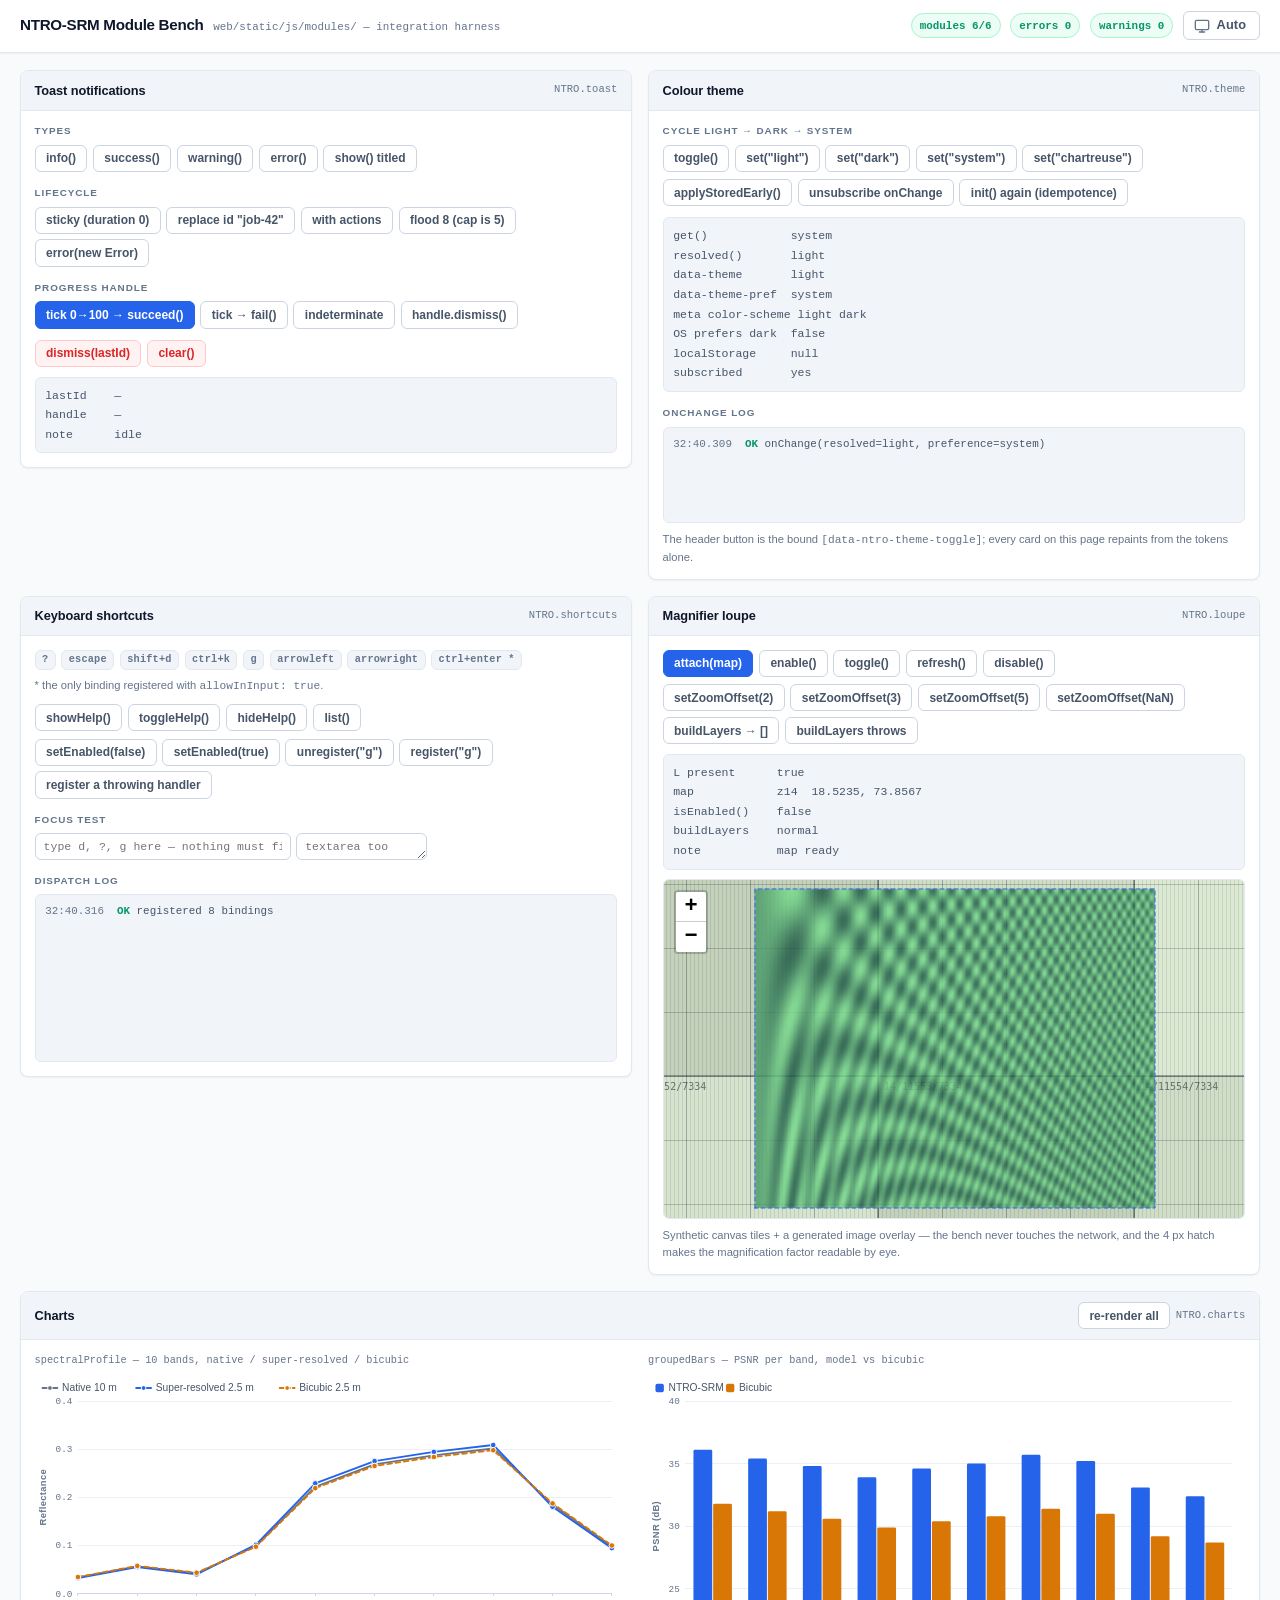
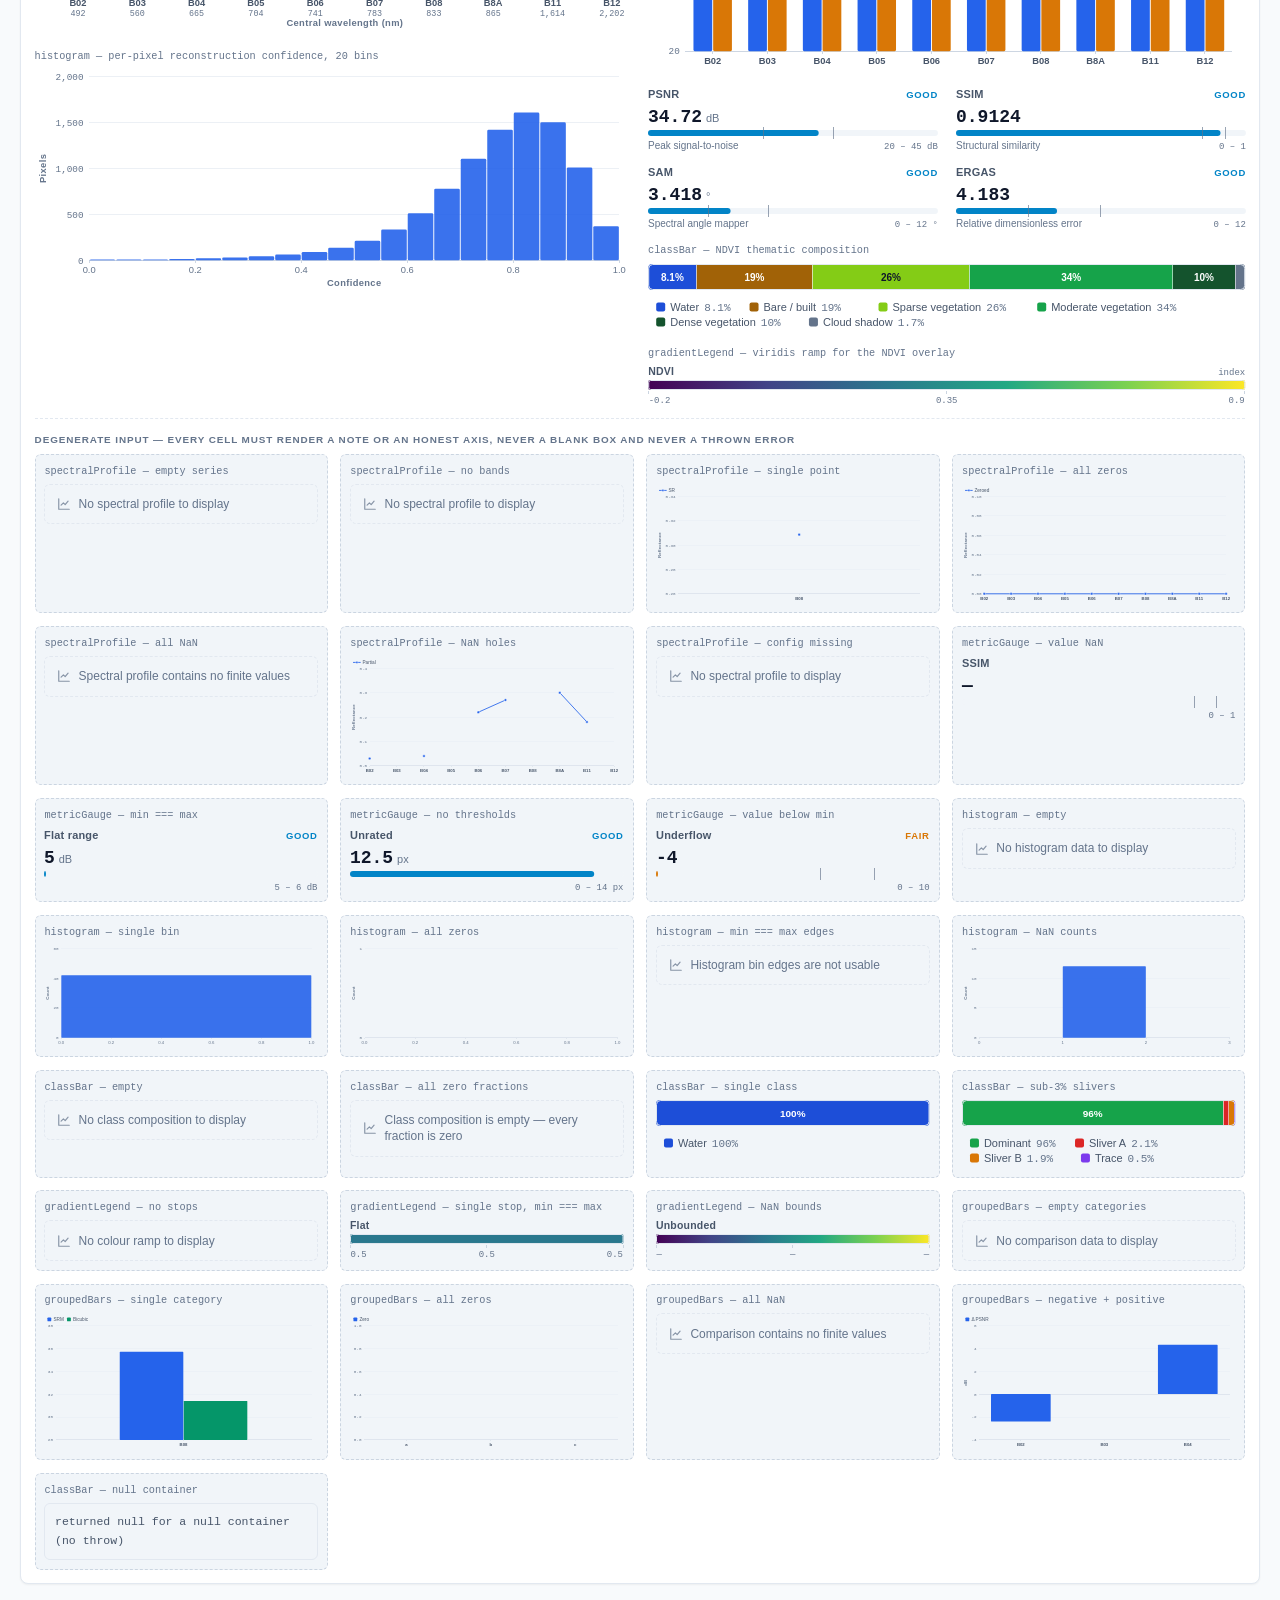
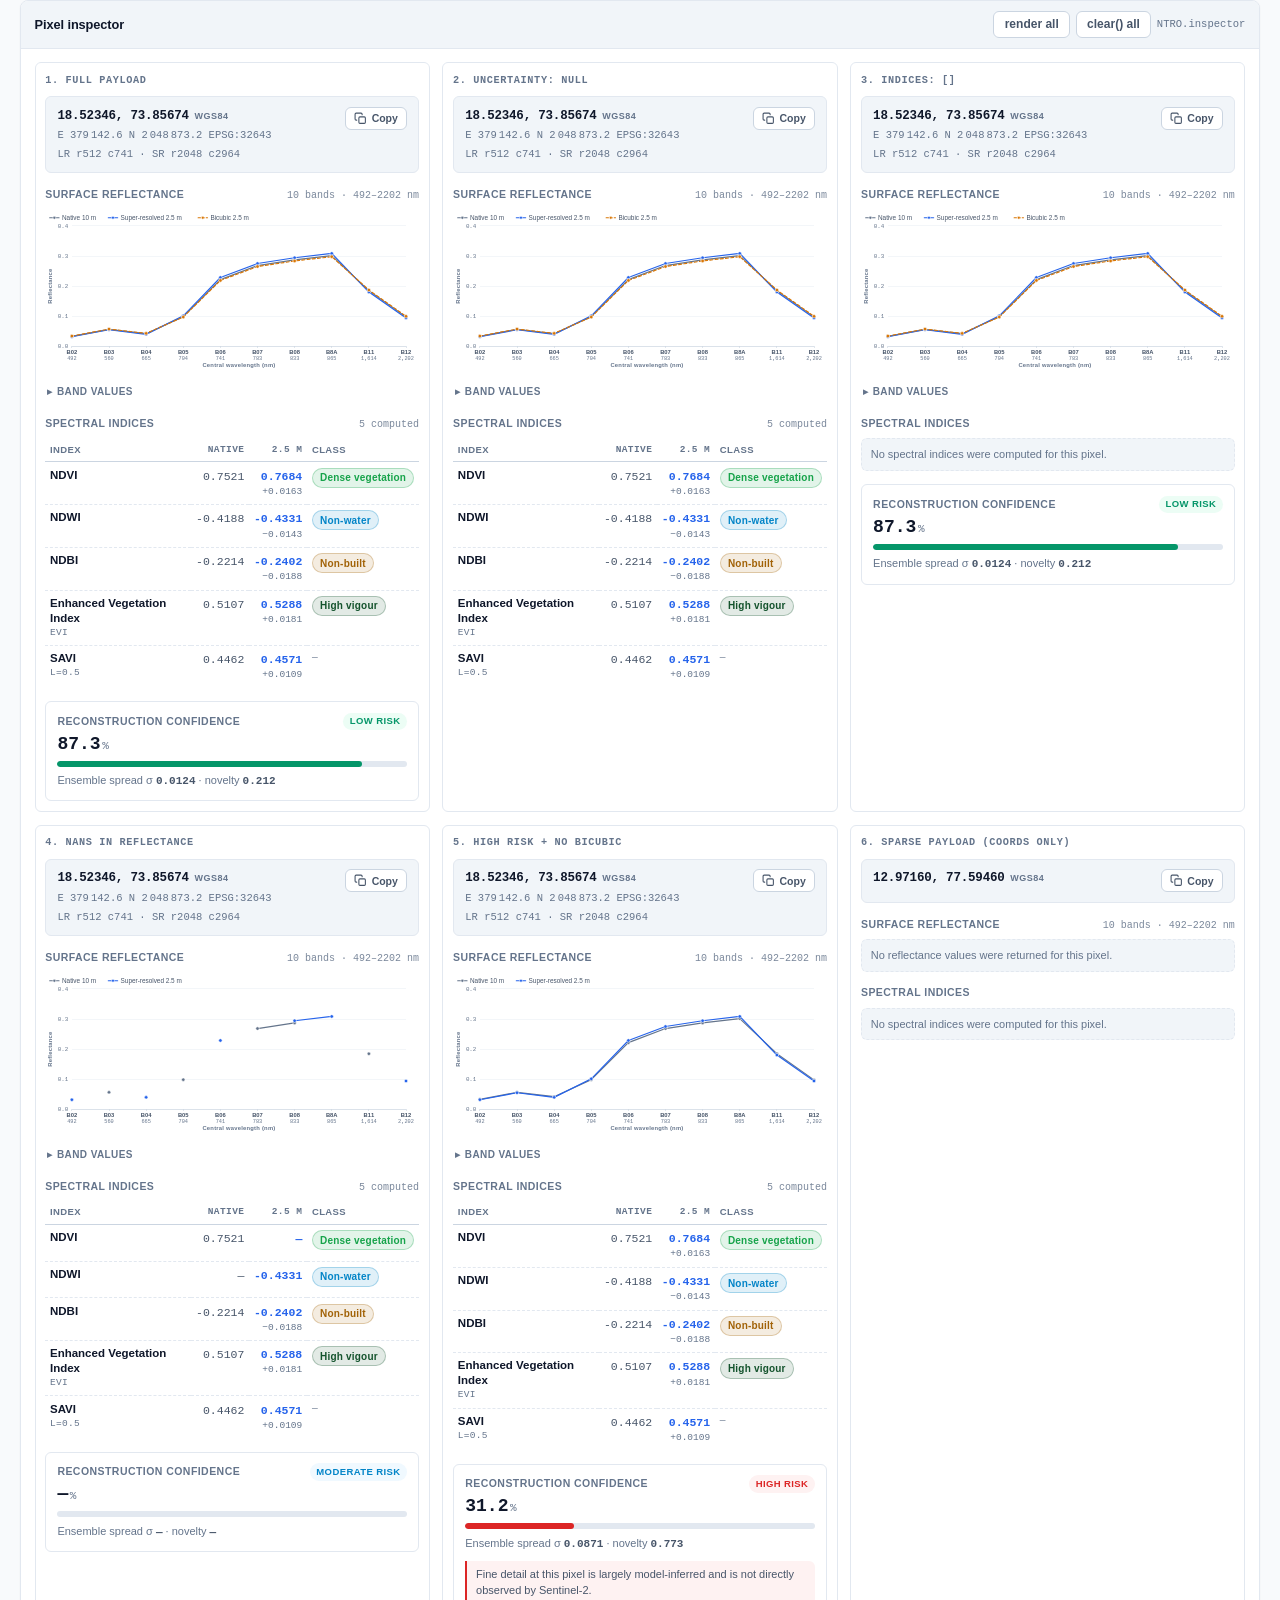
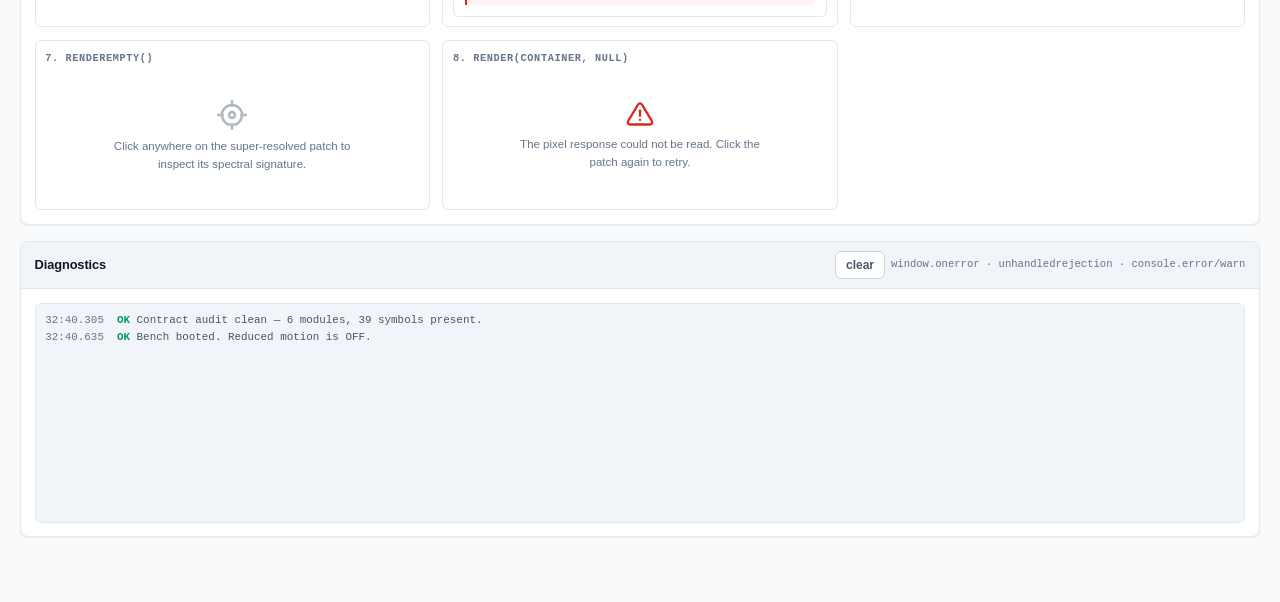
<file: web/static/js/modules/__bench.html>
<!DOCTYPE html>
<html lang="en">
<head>
<meta charset="UTF-8">
<meta name="viewport" content="width=device-width, initial-scale=1.0">
<meta name="color-scheme" content="light dark">
<title>NTRO-SRM — Module Bench</title>

<!-- theme.js first, exactly as index.html does it, so applyStoredEarly() is exercised
     in its real position: before any stylesheet, before first paint. -->
<script src="./theme.js"></script>
<script>try { window.NTRO && NTRO.theme && NTRO.theme.applyStoredEarly(); } catch (e) {}</script>

<link rel="stylesheet" href="../../vendor/leaflet/leaflet.css">

<style>
/* ==========================================================================
   Design tokens — copied verbatim from web/static/css/app.css, plus the
   additions the module contract guarantees the lead will add.
   ========================================================================== */
:root {
    --bg-canvas: #f8fafc;
    --bg-panel: #ffffff;
    --bg-card: #ffffff;
    --bg-subtle: #f1f5f9;
    --bg-hover: #e2e8f0;
    --bg-active: #e0e7ff;

    --border-subtle: #e2e8f0;
    --border-medium: #cbd5e1;
    --border-focus: #3b82f6;

    --text-primary: #0f172a;
    --text-secondary: #475569;
    --text-muted: #64748b;
    --text-inverse: #ffffff;

    --primary-50: #eff6ff;
    --primary-100: #dbeafe;
    --primary-500: #3b82f6;
    --primary-600: #2563eb;
    --primary-700: #1d4ed8;
    --primary-gradient: linear-gradient(135deg, #2563eb 0%, #1d4ed8 50%, #4338ca 100%);

    --accent-emerald: #059669;
    --accent-emerald-bg: #ecfdf5;
    --accent-emerald-border: #a7f3d0;

    --accent-amber: #d97706;
    --accent-amber-bg: #fffbeb;
    --accent-amber-border: #fde68a;

    --accent-blue: #0284c7;
    --accent-blue-bg: #f0f9ff;
    --accent-blue-border: #bae6fd;

    --accent-purple: #7c3aed;
    --accent-purple-bg: #f5f3ff;

    --shadow-sm: 0 1px 2px 0 rgba(0, 0, 0, 0.05);
    --shadow-md: 0 4px 6px -1px rgba(0, 0, 0, 0.08), 0 2px 4px -2px rgba(0, 0, 0, 0.05);
    --shadow-lg: 0 10px 15px -3px rgba(0, 0, 0, 0.08), 0 4px 6px -4px rgba(0, 0, 0, 0.04);
    --shadow-floating: 0 8px 24px -4px rgba(15, 23, 42, 0.12), 0 2px 6px -1px rgba(15, 23, 42, 0.06);

    --radius-sm: 6px;
    --radius-md: 8px;
    --radius-lg: 12px;
    --radius-full: 9999px;

    --font-family: 'Plus Jakarta Sans', -apple-system, BlinkMacSystemFont, "Segoe UI", Roboto, sans-serif;
    --font-mono: 'JetBrains Mono', SFMono-Regular, Menlo, Monaco, Consolas, monospace;

    /* Contract additions (the lead adds these to app.css). */
    --accent-red: #dc2626;
    --accent-red-bg: #fef2f2;
    --accent-red-border: #fecaca;
    --overlay-scrim: rgba(15, 23, 42, .55);
    --z-toast: 9000;
    --z-modal: 9500;
    --z-loupe: 8000;

    /* loupe.js reads these with fallbacks; pinning them keeps the reticle legible
       over a dark basemap in both themes. */
    --loupe-reticle: #ffffff;
    --loupe-reticle-edge: rgba(15, 23, 42, .55);
    --loupe-badge-bg: rgba(15, 23, 42, .62);
}

[data-theme="dark"] {
    --bg-canvas: #0a0f1a;
    --bg-panel: #111827;
    --bg-card: #141d2c;
    --bg-subtle: #1a2432;
    --bg-hover: #243044;
    --bg-active: #1e2a4d;

    --border-subtle: #1f2a3a;
    --border-medium: #334155;
    --border-focus: #60a5fa;

    --text-primary: #e6edf5;
    --text-secondary: #a7b4c6;
    --text-muted: #8494a8;
    --text-inverse: #0a0f1a;

    --primary-50: #16233f;
    --primary-100: #1e3a8a;
    --primary-500: #60a5fa;
    --primary-600: #60a5fa;
    --primary-700: #93c5fd;
    --primary-gradient: linear-gradient(135deg, #1d4ed8 0%, #4338ca 55%, #6d28d9 100%);

    --accent-emerald: #34d399;
    --accent-emerald-bg: #06281f;
    --accent-emerald-border: #0f5f47;

    --accent-amber: #fbbf24;
    --accent-amber-bg: #2b1f06;
    --accent-amber-border: #78500f;

    --accent-blue: #38bdf8;
    --accent-blue-bg: #072634;
    --accent-blue-border: #0e5f85;

    --accent-purple: #a78bfa;
    --accent-purple-bg: #241a45;

    --shadow-sm: 0 1px 2px 0 rgba(0, 0, 0, 0.5);
    --shadow-md: 0 4px 6px -1px rgba(0, 0, 0, 0.55), 0 2px 4px -2px rgba(0, 0, 0, 0.4);
    --shadow-lg: 0 10px 15px -3px rgba(0, 0, 0, 0.6), 0 4px 6px -4px rgba(0, 0, 0, 0.4);
    --shadow-floating: 0 8px 28px -4px rgba(0, 0, 0, 0.7), 0 2px 6px -1px rgba(0, 0, 0, 0.5);

    --accent-red: #f87171;
    --accent-red-bg: #341114;
    --accent-red-border: #7f1d1d;
    --overlay-scrim: rgba(2, 6, 23, .7);

    --loupe-reticle: #f8fafc;
    --loupe-reticle-edge: rgba(0, 0, 0, .8);
    --loupe-badge-bg: rgba(2, 6, 23, .78);
}

/* ==========================================================================
   Bench chrome — deliberately plain, so anything that looks wrong is the
   module's doing and not the harness's.
   ========================================================================== */
* { box-sizing: border-box; margin: 0; padding: 0; }

body {
    font-family: var(--font-family);
    font-size: 13px;
    line-height: 1.5;
    color: var(--text-primary);
    background-color: var(--bg-canvas);
    -webkit-font-smoothing: antialiased;
}

.bench-header {
    position: sticky;
    top: 0;
    z-index: 500;
    display: flex;
    align-items: center;
    justify-content: space-between;
    gap: 1rem;
    flex-wrap: wrap;
    padding: 0.7rem 1.25rem;
    background-color: var(--bg-panel);
    border-bottom: 1px solid var(--border-subtle);
    box-shadow: var(--shadow-sm);
}
.bench-brand { display: flex; align-items: baseline; gap: 0.6rem; }
.bench-brand h1 { font-size: 0.95rem; font-weight: 800; letter-spacing: -0.3px; }
.bench-brand span {
    font-family: var(--font-mono);
    font-size: 0.68rem;
    color: var(--text-muted);
}
.bench-header-right { display: flex; align-items: center; gap: 0.6rem; flex-wrap: wrap; }

.tally {
    display: inline-flex;
    align-items: center;
    gap: 0.35rem;
    padding: 0.2rem 0.5rem;
    font-family: var(--font-mono);
    font-size: 0.68rem;
    font-weight: 600;
    border-radius: var(--radius-full);
    border: 1px solid var(--border-subtle);
    background-color: var(--bg-subtle);
    color: var(--text-muted);
}
.tally.is-bad { color: var(--accent-red); background: var(--accent-red-bg); border-color: var(--accent-red-border); }
.tally.is-ok { color: var(--accent-emerald); background: var(--accent-emerald-bg); border-color: var(--accent-emerald-border); }

main { padding: 1.1rem 1.25rem 4rem; max-width: 1680px; margin: 0 auto; }
.bench-grid { display: grid; grid-template-columns: repeat(auto-fit, minmax(420px, 1fr)); gap: 1rem; align-items: start; }
.span-all { grid-column: 1 / -1; }

.card {
    background-color: var(--bg-card);
    border: 1px solid var(--border-subtle);
    border-radius: var(--radius-md);
    box-shadow: var(--shadow-sm);
    overflow: hidden;
}
.card-head {
    display: flex;
    align-items: center;
    justify-content: space-between;
    gap: 0.75rem;
    padding: 0.6rem 0.85rem;
    background-color: var(--bg-subtle);
    border-bottom: 1px solid var(--border-subtle);
}
.card-head h2 { font-size: 0.8rem; font-weight: 700; letter-spacing: -0.1px; }
.card-head code {
    font-family: var(--font-mono);
    font-size: 0.66rem;
    color: var(--text-muted);
}
.card-body { padding: 0.85rem; }

.row { display: flex; flex-wrap: wrap; gap: 0.35rem; align-items: center; }
.row + .row { margin-top: 0.45rem; }
.rule { margin: 0.75rem 0; border: 0; border-top: 1px dashed var(--border-subtle); }

.eyebrow {
    display: block;
    margin: 0.9rem 0 0.35rem;
    font-size: 0.62rem;
    font-weight: 700;
    text-transform: uppercase;
    letter-spacing: 0.09em;
    color: var(--text-muted);
}
.eyebrow:first-child { margin-top: 0; }

/* Buttons mirror .btn / .btn-secondary from app.css. */
.btn {
    display: inline-flex;
    align-items: center;
    justify-content: center;
    gap: 0.4rem;
    padding: 0.35rem 0.65rem;
    border-radius: var(--radius-sm);
    font-family: var(--font-family);
    font-size: 0.75rem;
    font-weight: 600;
    cursor: pointer;
    transition: background-color 0.15s ease, border-color 0.15s ease, color 0.15s ease;
    border: 1px solid var(--border-medium);
    background-color: var(--bg-panel);
    color: var(--text-secondary);
}
.btn:hover { background-color: var(--bg-hover); color: var(--text-primary); }
.btn:focus-visible { outline: 2px solid var(--border-focus); outline-offset: 2px; }
.btn-primary { background-color: var(--primary-600); border-color: var(--primary-600); color: #ffffff; }
.btn-primary:hover { background-color: var(--primary-700); border-color: var(--primary-700); color: #ffffff; }
.btn-danger { color: var(--accent-red); border-color: var(--accent-red-border); background: var(--accent-red-bg); }

.badge {
    display: inline-flex;
    align-items: center;
    padding: 0.1rem 0.4rem;
    font-family: var(--font-mono);
    font-size: 0.64rem;
    font-weight: 600;
    letter-spacing: 0.02em;
    border-radius: var(--radius-sm);
    border: 1px solid var(--border-subtle);
    background-color: var(--bg-subtle);
    color: var(--text-muted);
}

.readout {
    font-family: var(--font-mono);
    font-size: 0.72rem;
    line-height: 1.7;
    padding: 0.5rem 0.6rem;
    color: var(--text-secondary);
    background-color: var(--bg-subtle);
    border: 1px solid var(--border-subtle);
    border-radius: var(--radius-sm);
    white-space: pre-wrap;
    overflow-wrap: anywhere;
}
.readout b { color: var(--text-primary); }

.log {
    height: 168px;
    overflow: auto;
    overscroll-behavior: contain;
    font-family: var(--font-mono);
    font-size: 0.68rem;
    line-height: 1.6;
    padding: 0.5rem 0.6rem;
    color: var(--text-secondary);
    background-color: var(--bg-subtle);
    border: 1px solid var(--border-subtle);
    border-radius: var(--radius-sm);
}
.log p { white-space: pre-wrap; overflow-wrap: anywhere; }
.log .t { color: var(--text-muted); }
.log .k-err { color: var(--accent-red); font-weight: 600; }
.log .k-warn { color: var(--accent-amber); font-weight: 600; }
.log .k-ok { color: var(--accent-emerald); font-weight: 600; }
.log .k-key { color: var(--primary-600); font-weight: 600; }
.log .empty { color: var(--text-muted); font-style: italic; }

.field {
    font-family: var(--font-mono);
    font-size: 0.72rem;
    padding: 0.35rem 0.5rem;
    color: var(--text-primary);
    background-color: var(--bg-panel);
    border: 1px solid var(--border-medium);
    border-radius: var(--radius-sm);
}
.field:focus-visible { outline: 2px solid var(--border-focus); outline-offset: 1px; }
label.inline { display: inline-flex; align-items: center; gap: 0.35rem; font-size: 0.72rem; color: var(--text-secondary); }

/* Chart cells */
.chart-stack > * + * { margin-top: 0.9rem; }
.chart-cell { min-width: 0; }
.chart-cell > figcaption {
    margin-bottom: 0.3rem;
    font-family: var(--font-mono);
    font-size: 0.64rem;
    color: var(--text-muted);
}
.gauge-grid { display: grid; grid-template-columns: repeat(auto-fit, minmax(190px, 1fr)); gap: 0.9rem 1.1rem; }
.degenerate-grid { display: grid; grid-template-columns: repeat(auto-fit, minmax(260px, 1fr)); gap: 0.8rem; }
.degenerate-grid .chart-cell {
    padding: 0.55rem;
    border: 1px dashed var(--border-medium);
    border-radius: var(--radius-sm);
    background-color: var(--bg-subtle);
}

/* Map */
#bench-map { height: 340px; border-radius: var(--radius-sm); border: 1px solid var(--border-subtle); }
.map-frame { position: relative; }
.leaflet-container { background: var(--bg-subtle); font-family: var(--font-family); }

/* Inspector panels — the real app hosts these in a ~320px sidebar column. */
.insp-grid { display: grid; grid-template-columns: repeat(auto-fit, minmax(300px, 1fr)); gap: 0.8rem; }
.insp-slot {
    padding: 0.6rem;
    background-color: var(--bg-panel);
    border: 1px solid var(--border-subtle);
    border-radius: var(--radius-sm);
}
.insp-slot > h3 {
    margin-bottom: 0.5rem;
    font-family: var(--font-mono);
    font-size: 0.64rem;
    font-weight: 600;
    text-transform: uppercase;
    letter-spacing: 0.06em;
    color: var(--text-muted);
}

#diag-banner {
    display: none;
    align-items: center;
    gap: 0.5rem;
    margin-bottom: 0.9rem;
    padding: 0.6rem 0.8rem;
    font-size: 0.78rem;
    font-weight: 600;
    color: var(--accent-red);
    background-color: var(--accent-red-bg);
    border: 1px solid var(--accent-red-border);
    border-radius: var(--radius-sm);
}
#diag-banner.is-on { display: flex; }

@media (prefers-reduced-motion: reduce) {
    .btn { transition: none; }
}
</style>
</head>
<body>

<header class="bench-header">
    <div class="bench-brand">
        <h1>NTRO-SRM Module Bench</h1>
        <span>web/static/js/modules/ — integration harness</span>
    </div>
    <div class="bench-header-right">
        <span class="tally" id="tally-loaded">modules 0/6</span>
        <span class="tally" id="tally-errors">errors 0</span>
        <span class="tally" id="tally-warns">warnings 0</span>
        <button id="bench-theme-toggle" class="btn" type="button" data-ntro-theme-toggle></button>
    </div>
</header>

<main>
    <div id="diag-banner" role="alert"></div>

    <div class="bench-grid">

        <!-- ============================================================ TOAST -->
        <section class="card">
            <div class="card-head"><h2>Toast notifications</h2><code>NTRO.toast</code></div>
            <div class="card-body">
                <span class="eyebrow">Types</span>
                <div class="row">
                    <button class="btn" data-act="toast-info">info()</button>
                    <button class="btn" data-act="toast-success">success()</button>
                    <button class="btn" data-act="toast-warning">warning()</button>
                    <button class="btn" data-act="toast-error">error()</button>
                    <button class="btn" data-act="toast-show">show() titled</button>
                </div>

                <span class="eyebrow">Lifecycle</span>
                <div class="row">
                    <button class="btn" data-act="toast-sticky">sticky (duration 0)</button>
                    <button class="btn" data-act="toast-replace">replace id "job-42"</button>
                    <button class="btn" data-act="toast-actions">with actions</button>
                    <button class="btn" data-act="toast-flood">flood 8 (cap is 5)</button>
                    <button class="btn" data-act="toast-error-obj">error(new Error)</button>
                </div>

                <span class="eyebrow">Progress handle</span>
                <div class="row">
                    <button class="btn btn-primary" data-act="toast-prog-ok">tick 0&rarr;100 &rarr; succeed()</button>
                    <button class="btn" data-act="toast-prog-fail">tick &rarr; fail()</button>
                    <button class="btn" data-act="toast-prog-indet">indeterminate</button>
                    <button class="btn" data-act="toast-prog-dismiss">handle.dismiss()</button>
                </div>

                <div class="row" style="margin-top:.7rem">
                    <button class="btn btn-danger" data-act="toast-dismiss-last">dismiss(lastId)</button>
                    <button class="btn btn-danger" data-act="toast-clear">clear()</button>
                </div>
                <div class="readout" id="toast-readout" style="margin-top:.6rem"></div>
            </div>
        </section>

        <!-- ============================================================ THEME -->
        <section class="card">
            <div class="card-head"><h2>Colour theme</h2><code>NTRO.theme</code></div>
            <div class="card-body">
                <span class="eyebrow">Cycle light &rarr; dark &rarr; system</span>
                <div class="row">
                    <button class="btn" data-act="theme-toggle">toggle()</button>
                    <button class="btn" data-act="theme-light">set("light")</button>
                    <button class="btn" data-act="theme-dark">set("dark")</button>
                    <button class="btn" data-act="theme-system">set("system")</button>
                    <button class="btn" data-act="theme-bogus">set("chartreuse")</button>
                </div>
                <div class="row">
                    <button class="btn" data-act="theme-early">applyStoredEarly()</button>
                    <button class="btn" data-act="theme-unsub">unsubscribe onChange</button>
                    <button class="btn" data-act="theme-reinit">init() again (idempotence)</button>
                </div>
                <div class="readout" id="theme-readout" style="margin-top:.7rem"></div>
                <span class="eyebrow">onChange log</span>
                <div class="log" id="theme-log" style="height:96px"></div>
                <p style="margin-top:.5rem;font-size:.7rem;color:var(--text-muted)">
                    The header button is the bound <code style="font-family:var(--font-mono)">[data-ntro-theme-toggle]</code>;
                    every card on this page repaints from the tokens alone.
                </p>
            </div>
        </section>

        <!-- ======================================================== SHORTCUTS -->
        <section class="card">
            <div class="card-head"><h2>Keyboard shortcuts</h2><code>NTRO.shortcuts</code></div>
            <div class="card-body">
                <div class="row">
                    <span class="badge">?</span><span class="badge">escape</span>
                    <span class="badge">shift+d</span><span class="badge">ctrl+k</span>
                    <span class="badge">g</span><span class="badge">arrowleft</span>
                    <span class="badge">arrowright</span><span class="badge">ctrl+enter *</span>
                </div>
                <p style="margin-top:.4rem;font-size:.7rem;color:var(--text-muted)">
                    * the only binding registered with <code style="font-family:var(--font-mono)">allowInInput: true</code>.
                </p>

                <div class="row" style="margin-top:.6rem">
                    <button class="btn" data-act="sc-help">showHelp()</button>
                    <button class="btn" data-act="sc-help-toggle">toggleHelp()</button>
                    <button class="btn" data-act="sc-hide">hideHelp()</button>
                    <button class="btn" data-act="sc-list">list()</button>
                </div>
                <div class="row">
                    <button class="btn" data-act="sc-disable">setEnabled(false)</button>
                    <button class="btn" data-act="sc-enable">setEnabled(true)</button>
                    <button class="btn" data-act="sc-unregister">unregister("g")</button>
                    <button class="btn" data-act="sc-register">register("g")</button>
                    <button class="btn" data-act="sc-throw">register a throwing handler</button>
                </div>

                <span class="eyebrow">Focus test</span>
                <div class="row">
                    <input class="field" id="sc-input" type="text" placeholder="type d, ?, g here — nothing must fire" size="34">
                    <textarea class="field" id="sc-textarea" rows="1" cols="14" placeholder="textarea too"></textarea>
                </div>

                <span class="eyebrow">Dispatch log</span>
                <div class="log" id="sc-log"></div>
            </div>
        </section>

        <!-- ============================================================ LOUPE -->
        <section class="card">
            <div class="card-head"><h2>Magnifier loupe</h2><code>NTRO.loupe</code></div>
            <div class="card-body">
                <div class="row">
                    <button class="btn btn-primary" data-act="loupe-attach">attach(map)</button>
                    <button class="btn" data-act="loupe-enable">enable()</button>
                    <button class="btn" data-act="loupe-toggle">toggle()</button>
                    <button class="btn" data-act="loupe-refresh">refresh()</button>
                    <button class="btn" data-act="loupe-disable">disable()</button>
                </div>
                <div class="row">
                    <button class="btn" data-act="loupe-z2">setZoomOffset(2)</button>
                    <button class="btn" data-act="loupe-z3">setZoomOffset(3)</button>
                    <button class="btn" data-act="loupe-z5">setZoomOffset(5)</button>
                    <button class="btn" data-act="loupe-znan">setZoomOffset(NaN)</button>
                    <button class="btn" data-act="loupe-nolayers">buildLayers &rarr; []</button>
                    <button class="btn" data-act="loupe-throw">buildLayers throws</button>
                </div>
                <div class="readout" id="loupe-readout" style="margin:.6rem 0"></div>
                <div class="map-frame"><div id="bench-map"></div></div>
                <p style="margin-top:.5rem;font-size:.7rem;color:var(--text-muted)">
                    Synthetic canvas tiles + a generated image overlay — the bench never touches the network,
                    and the 4&nbsp;px hatch makes the magnification factor readable by eye.
                </p>
            </div>
        </section>

        <!-- =========================================================== CHARTS -->
        <section class="card span-all">
            <div class="card-head">
                <h2>Charts</h2>
                <div class="row">
                    <button class="btn" data-act="charts-render">re-render all</button>
                    <code>NTRO.charts</code>
                </div>
            </div>
            <div class="card-body">
                <div class="bench-grid">
                    <div class="chart-stack">
                        <figure class="chart-cell">
                            <figcaption>spectralProfile — 10 bands, native / super-resolved / bicubic</figcaption>
                            <div id="c-spectral"></div>
                        </figure>
                        <figure class="chart-cell">
                            <figcaption>histogram — per-pixel reconstruction confidence, 20 bins</figcaption>
                            <div id="c-histogram"></div>
                        </figure>
                    </div>
                    <div class="chart-stack">
                        <figure class="chart-cell">
                            <figcaption>groupedBars — PSNR per band, model vs bicubic</figcaption>
                            <div id="c-grouped"></div>
                        </figure>
                        <div class="gauge-grid">
                            <figure class="chart-cell"><div id="c-gauge-psnr"></div></figure>
                            <figure class="chart-cell"><div id="c-gauge-ssim"></div></figure>
                            <figure class="chart-cell"><div id="c-gauge-sam"></div></figure>
                            <figure class="chart-cell"><div id="c-gauge-ergas"></div></figure>
                        </div>
                        <figure class="chart-cell">
                            <figcaption>classBar — NDVI thematic composition</figcaption>
                            <div id="c-classbar"></div>
                        </figure>
                        <figure class="chart-cell">
                            <figcaption>gradientLegend — viridis ramp for the NDVI overlay</figcaption>
                            <div id="c-ramp"></div>
                        </figure>
                    </div>
                </div>

                <hr class="rule">
                <span class="eyebrow">Degenerate input — every cell must render a note or an honest axis, never a blank box and never a thrown error</span>
                <div class="degenerate-grid" id="degenerate-grid"></div>
            </div>
        </section>

        <!-- ======================================================== INSPECTOR -->
        <section class="card span-all">
            <div class="card-head">
                <h2>Pixel inspector</h2>
                <div class="row">
                    <button class="btn" data-act="insp-render">render all</button>
                    <button class="btn" data-act="insp-clear">clear() all</button>
                    <code>NTRO.inspector</code>
                </div>
            </div>
            <div class="card-body">
                <div class="insp-grid" id="insp-grid"></div>
            </div>
        </section>

        <!-- ====================================================== DIAGNOSTICS -->
        <section class="card span-all">
            <div class="card-head">
                <h2>Diagnostics</h2>
                <div class="row">
                    <button class="btn" data-act="diag-clear">clear</button>
                    <code>window.onerror · unhandledrejection · console.error/warn</code>
                </div>
            </div>
            <div class="card-body">
                <div class="log" id="diag-log" style="height:220px"></div>
            </div>
        </section>

    </div>
</main>

<script src="../../vendor/leaflet/leaflet.js"></script>
<script src="./toast.js"></script>
<script src="./charts.js"></script>
<script src="./shortcuts.js"></script>
<script src="./loupe.js"></script>
<script src="./inspector.js"></script>

<script>
(function (window, document) {
    "use strict";

    var NTRO = window.NTRO || {};

    /* =====================================================================
       0. Diagnostics — everything the modules do wrong has to be visible
          here, and machine-readable from window.__BENCH for the CDP driver.
       ===================================================================== */

    var BENCH = window.__BENCH = { errors: [], warns: [], events: [], ready: false };

    var diagLog = document.getElementById("diag-log");
    var diagBanner = document.getElementById("diag-banner");
    var tallyErrors = document.getElementById("tally-errors");
    var tallyWarns = document.getElementById("tally-warns");

    function stamp() {
        var d = new Date();
        return ("0" + d.getMinutes()).slice(-2) + ":" + ("0" + d.getSeconds()).slice(-2) +
               "." + ("00" + d.getMilliseconds()).slice(-3);
    }

    function append(host, kind, text, cap) {
        if (!host) return;
        var p = document.createElement("p");
        var t = document.createElement("span");
        t.className = "t";
        t.textContent = stamp() + "  ";
        var k = document.createElement("span");
        k.className = "k-" + kind;
        k.textContent = kind.toUpperCase() + " ";
        p.appendChild(t);
        p.appendChild(k);
        p.appendChild(document.createTextNode(text));
        host.appendChild(p);
        while (host.children.length > (cap || 200)) host.removeChild(host.firstChild);
        host.scrollTop = host.scrollHeight;
    }

    function paintTallies() {
        tallyErrors.textContent = "errors " + BENCH.errors.length;
        tallyErrors.className = "tally " + (BENCH.errors.length ? "is-bad" : "is-ok");
        tallyWarns.textContent = "warnings " + BENCH.warns.length;
        tallyWarns.className = "tally" + (BENCH.warns.length ? "" : " is-ok");
        if (BENCH.errors.length) {
            diagBanner.classList.add("is-on");
            diagBanner.textContent = BENCH.errors.length + " runtime error" +
                (BENCH.errors.length === 1 ? "" : "s") + " — see Diagnostics below.";
        } else {
            diagBanner.classList.remove("is-on");
        }
    }

    function record(kind, text) {
        (kind === "err" ? BENCH.errors : BENCH.warns).push(text);
        append(diagLog, kind === "err" ? "err" : "warn", text);
        paintTallies();
    }

    window.addEventListener("error", function (e) {
        record("err", (e.message || "Script error") + "  @ " +
            (e.filename || "?").split("/").pop() + ":" + (e.lineno || 0));
    });
    window.addEventListener("unhandledrejection", function (e) {
        var r = e.reason;
        record("err", "Unhandled rejection: " + ((r && r.message) || String(r)));
    });

    // Modules report their own defensive paths through console.warn/error; those are
    // expected in the degenerate cases, so they are tallied separately from throws.
    ["error", "warn"].forEach(function (level) {
        var original = window.console && window.console[level];
        if (typeof original !== "function") return;
        window.console[level] = function () {
            var parts = [];
            for (var i = 0; i < arguments.length; i++) {
                var a = arguments[i];
                parts.push(a instanceof Error ? (a.message + " | " + (a.stack || "").split("\n")[1] || "")
                                              : (typeof a === "object" ? JSON.stringify(a) : String(a)));
            }
            record(level === "error" ? "err" : "warn", "console." + level + ": " + parts.join(" "));
            try { original.apply(window.console, arguments); } catch (ignored) { /* noop */ }
        };
    });

    /* Module presence -------------------------------------------------- */

    var CONTRACT = {
        toast: ["show", "info", "success", "warning", "error", "dismiss", "clear", "progress"],
        theme: ["init", "get", "resolved", "set", "toggle", "onChange", "applyStoredEarly"],
        charts: ["spectralProfile", "metricGauge", "histogram", "classBar", "gradientLegend", "groupedBars"],
        shortcuts: ["init", "register", "unregister", "list", "showHelp", "hideHelp", "toggleHelp", "setEnabled"],
        loupe: ["attach", "enable", "disable", "toggle", "isEnabled", "refresh", "setZoomOffset"],
        inspector: ["render", "clear", "renderEmpty"]
    };

    (function auditContract() {
        var loaded = 0, missing = [];
        Object.keys(CONTRACT).forEach(function (name) {
            var mod = NTRO[name];
            if (!mod) { missing.push(name + " (module absent)"); return; }
            loaded += 1;
            CONTRACT[name].forEach(function (fn) {
                if (typeof mod[fn] !== "function") missing.push("NTRO." + name + "." + fn);
            });
        });
        BENCH.contractMissing = missing;
        var tally = document.getElementById("tally-loaded");
        tally.textContent = "modules " + loaded + "/6" + (missing.length ? " · " + missing.length + " gaps" : "");
        tally.className = "tally " + (loaded === 6 && !missing.length ? "is-ok" : "is-bad");
        if (missing.length) record("err", "Contract symbols missing: " + missing.join(", "));
        else append(diagLog, "ok", "Contract audit clean — 6 modules, " +
            Object.keys(CONTRACT).reduce(function (n, k) { return n + CONTRACT[k].length; }, 0) + " symbols present.");
    })();

    var $ = function (sel) { return document.querySelector(sel); };
    var acts = {};

    /* =====================================================================
       1. Toast
       ===================================================================== */

    var toastState = { last: null, handle: null, tick: null, replaceRun: 0 };
    var toastReadout = $("#toast-readout");

    function paintToast(note) {
        toastReadout.innerHTML = "";
        var lines = [
            "lastId    " + (toastState.last || "—"),
            "handle    " + (toastState.handle ? toastState.handle.id : "—"),
            "note      " + (note || "—")
        ];
        toastReadout.textContent = lines.join("\n");
    }

    function stopTick() {
        if (toastState.tick) { window.clearInterval(toastState.tick); toastState.tick = null; }
    }

    function runProgress(succeed) {
        if (!NTRO.toast) return;
        stopTick();
        var handle = NTRO.toast.progress("Queued…", {
            title: succeed ? "Super-resolving patch" : "Super-resolving patch",
            id: "bench-progress"
        });
        toastState.handle = handle;
        var pct = 0;
        var stages = ["Fetching L2A granule", "Stacking 10 bands", "Tiling 128 px windows",
                      "Running SEN2SR forward pass", "Blending overlaps", "Writing COG"];
        toastState.tick = window.setInterval(function () {
            pct += 10;
            if (!succeed && pct >= 40) {
                stopTick();
                handle.fail("CUDA out of memory at tile 41 of 96 — retry with a smaller patch.");
                paintToast("progress → fail() at " + pct + "%");
                return;
            }
            if (pct >= 100) {
                stopTick();
                handle.update("Writing COG", 100);
                handle.succeed("Patch super-resolved to 2.5 m — 4× GSD, 10 bands, 96 tiles.");
                paintToast("progress → succeed() at 100%");
                return;
            }
            handle.update(stages[Math.min(stages.length - 1, Math.floor(pct / 18))] + "  " + pct + "%", pct);
        }, 220);
        paintToast("progress started (" + (succeed ? "will succeed" : "will fail") + ")");
    }

    acts["toast-info"] = function () {
        toastState.last = NTRO.toast.info("Scene S2B_MSIL2A_20240418T052649 added to the queue.");
        paintToast("info");
    };
    acts["toast-success"] = function () {
        toastState.last = NTRO.toast.success("Export complete — ntro_srm_2p5m.tif (184.2 MB).", { title: "Download ready" });
        paintToast("success");
    };
    acts["toast-warning"] = function () {
        toastState.last = NTRO.toast.warning("Cloud cover in this patch is 34 % — metrics may be optimistic.", { title: "Quality caveat" });
        paintToast("warning");
    };
    acts["toast-error"] = function () {
        toastState.last = NTRO.toast.error("Catalogue search failed: CDSE returned HTTP 503.", { title: "Search failed" });
        paintToast("error");
    };
    acts["toast-error-obj"] = function () {
        toastState.last = NTRO.toast.error(new Error("RasterioIOError: /vsicurl/ read timed out"));
        paintToast("error(Error instance)");
    };
    acts["toast-show"] = function () {
        toastState.last = NTRO.toast.show("Default type, explicit title, 9 s duration.",
            { title: "show() with options", duration: 9000 });
        paintToast("show");
    };
    acts["toast-sticky"] = function () {
        toastState.last = NTRO.toast.show("Sticky — duration 0. Dismiss it by hand, or press Enter with it focused.",
            { title: "Persistent notice", type: "warning", duration: 0 });
        paintToast("sticky");
    };
    acts["toast-replace"] = function () {
        toastState.replaceRun += 1;
        var types = ["info", "warning", "success"];
        toastState.last = NTRO.toast.show("Job 42 status update #" + toastState.replaceRun +
            " — the node is reused, not stacked.", {
            id: "job-42",
            title: "Job 42",
            type: types[toastState.replaceRun % types.length],
            duration: 0
        });
        paintToast("replaced id job-42 (run " + toastState.replaceRun + ")");
    };
    acts["toast-actions"] = function () {
        toastState.last = NTRO.toast.show("Patch 07 finished with SSIM 0.81, below the 0.85 gate.", {
            title: "Below quality gate",
            type: "warning",
            duration: 0,
            actions: [
                { label: "Open metrics", onClick: function () { append($("#sc-log"), "ok", "toast action: Open metrics"); } },
                { label: "Re-run", onClick: function () { append($("#sc-log"), "ok", "toast action: Re-run"); } }
            ]
        });
        paintToast("with 2 actions");
    };
    acts["toast-flood"] = function () {
        for (var i = 1; i <= 8; i++) {
            toastState.last = NTRO.toast.info("Tile " + i + " of 8 written to /outputs/job-42/.");
        }
        paintToast("flooded 8 — at most 5 should remain");
    };
    acts["toast-prog-ok"] = function () { runProgress(true); };
    acts["toast-prog-fail"] = function () { runProgress(false); };
    acts["toast-prog-indet"] = function () {
        stopTick();
        toastState.handle = NTRO.toast.progress("Contacting Copernicus Data Space…", { title: "Catalogue search", id: "bench-indet" });
        toastState.handle.update("Still waiting on the STAC endpoint…");   // pct undefined -> indeterminate
        paintToast("indeterminate bar");
    };
    acts["toast-prog-dismiss"] = function () {
        stopTick();
        if (toastState.handle) toastState.handle.dismiss();
        paintToast("handle.dismiss()");
    };
    acts["toast-dismiss-last"] = function () {
        NTRO.toast.dismiss(toastState.last);
        paintToast("dismiss(" + toastState.last + ")");
    };
    acts["toast-clear"] = function () {
        stopTick();
        NTRO.toast.clear();
        NTRO.toast.dismiss("no-such-id");        // must no-op, not throw
        NTRO.toast.dismiss(null);
        paintToast("clear() + dismiss of unknown ids");
    };

    /* =====================================================================
       2. Theme
       ===================================================================== */

    var themeReadout = $("#theme-readout");
    var themeLog = $("#theme-log");
    var themeUnsub = null;

    function paintTheme() {
        if (!NTRO.theme) return;
        var root = document.documentElement;
        themeReadout.textContent = [
            "get()            " + NTRO.theme.get(),
            "resolved()       " + NTRO.theme.resolved(),
            "data-theme       " + (root.getAttribute("data-theme") || "—"),
            "data-theme-pref  " + (root.getAttribute("data-theme-pref") || "—"),
            "meta color-scheme " + ((document.querySelector('meta[name="color-scheme"]') || {}).content || "—"),
            "OS prefers dark  " + (window.matchMedia("(prefers-color-scheme: dark)").matches),
            "localStorage     " + (function () {
                try { return window.localStorage.getItem("ntro-srm.theme"); } catch (e) { return "unavailable"; }
            })(),
            "subscribed       " + (themeUnsub ? "yes" : "no")
        ].join("\n");
    }

    function subscribeTheme() {
        if (!NTRO.theme || themeUnsub) return;
        themeUnsub = NTRO.theme.onChange(function (resolved, preference) {
            append(themeLog, "ok", "onChange(resolved=" + resolved + ", preference=" + preference + ")", 60);
            paintTheme();
        });
    }

    acts["theme-toggle"] = function () {
        var next = NTRO.theme.toggle();
        append(themeLog, "key", "toggle() -> " + next, 60);
        paintTheme();
    };
    acts["theme-light"] = function () { NTRO.theme.set("light"); paintTheme(); };
    acts["theme-dark"] = function () { NTRO.theme.set("dark"); paintTheme(); };
    acts["theme-system"] = function () { NTRO.theme.set("system"); paintTheme(); };
    acts["theme-bogus"] = function () {
        NTRO.theme.set("chartreuse");            // must warn and change nothing
        NTRO.theme.set(null);
        paintTheme();
    };
    acts["theme-early"] = function () {
        var r = NTRO.theme.applyStoredEarly();
        append(themeLog, "key", "applyStoredEarly() -> " + r, 60);
        paintTheme();
    };
    acts["theme-unsub"] = function () {
        if (themeUnsub) {
            themeUnsub();
            themeUnsub();                        // double unsubscribe must be harmless
            themeUnsub = null;
            append(themeLog, "key", "unsubscribed (twice — the second is a no-op)", 60);
        } else {
            subscribeTheme();
            append(themeLog, "key", "re-subscribed", 60);
        }
        paintTheme();
    };
    acts["theme-reinit"] = function () {
        NTRO.theme.init({ toggleSelector: "[data-ntro-theme-toggle]" });
        append(themeLog, "key", "init() called a second time", 60);
        paintTheme();
    };

    /* =====================================================================
       3. Shortcuts
       ===================================================================== */

    var scLog = $("#sc-log");

    function logKey(combo, extra) {
        append(scLog, "key", combo + (extra ? "  " + extra : ""));
        BENCH.events.push("key:" + combo);
    }

    function registerShortcuts() {
        if (!NTRO.shortcuts) return;
        var S = NTRO.shortcuts;
        S.init();
        S.init();                                 // idempotent: one listener only

        S.register("?", {
            description: "Show this help dialog", group: "General",
            handler: function () { logKey("?", "-> toggleHelp()"); S.toggleHelp(); }
        });
        S.register("escape", {
            description: "Close the open panel or cancel drawing", group: "General",
            handler: function () { logKey("escape", "(fires even from inside an input)"); }
        });
        S.register("shift+d", {
            description: "Toggle the difference overlay", group: "Comparison",
            handler: function () { logKey("shift+d"); }
        });
        S.register("ctrl+k", {
            description: "Focus the scene search box", group: "Navigation",
            handler: function () { logKey("ctrl+k", "(browser default prevented)"); }
        });
        S.register("g", {
            description: "Cycle the graticule", group: "Map",
            handler: function () { logKey("g"); }
        });
        S.register("arrowleft", {
            description: "Nudge the swipe divider left", group: "Comparison",
            handler: function () { logKey("arrowleft"); }
        });
        S.register("arrowright", {
            description: "Nudge the swipe divider right", group: "Comparison",
            handler: function () { logKey("arrowright"); }
        });
        S.register("ctrl+enter", {
            description: "Submit the search from inside the field", group: "Navigation",
            allowInInput: true,
            handler: function () { logKey("ctrl+enter", "allowInInput"); }
        });
        S.register("", { handler: function () {} });          // rejected: empty combo
        S.register("shift+x", { description: "no handler" }); // rejected: no handler
        append(scLog, "ok", "registered " + S.list().length + " bindings");
    }

    acts["sc-help"] = function () { NTRO.shortcuts.showHelp(); };
    acts["sc-help-toggle"] = function () { NTRO.shortcuts.toggleHelp(); };
    acts["sc-hide"] = function () { NTRO.shortcuts.hideHelp(); };
    acts["sc-list"] = function () {
        NTRO.shortcuts.list().forEach(function (b) {
            append(scLog, "ok", b.group + " / " + b.combo + " — " + b.description);
        });
    };
    acts["sc-disable"] = function () { NTRO.shortcuts.setEnabled(false); append(scLog, "warn", "setEnabled(false)"); };
    acts["sc-enable"] = function () { NTRO.shortcuts.setEnabled(true); append(scLog, "ok", "setEnabled(true)"); };
    acts["sc-unregister"] = function () {
        append(scLog, "warn", 'unregister("g") -> ' + NTRO.shortcuts.unregister("g") +
            "; again -> " + NTRO.shortcuts.unregister("g"));
    };
    acts["sc-register"] = function () {
        NTRO.shortcuts.register("g", {
            description: "Cycle the graticule", group: "Map",
            handler: function () { logKey("g"); }
        });
        append(scLog, "ok", 'register("g") restored');
    };
    acts["sc-throw"] = function () {
        NTRO.shortcuts.register("shift+t", {
            description: "Deliberately broken handler (bench only)", group: "Diagnostics",
            handler: function () { throw new Error("bench: handler blew up on purpose"); }
        });
        append(scLog, "warn", 'register("shift+t") — press Shift+T; the dispatcher must survive it');
    };

    /* =====================================================================
       4. Charts
       ===================================================================== */

    var BANDS = ["B02", "B03", "B04", "B05", "B06", "B07", "B08", "B8A", "B11", "B12"];
    var NM = [492.4, 559.8, 664.6, 704.1, 740.5, 782.8, 832.8, 864.7, 1613.7, 2202.4];
    // A vegetated pixel over the Deccan plateau: blue/green/red low, red-edge climbing,
    // NIR plateau ~0.30, SWIR falling away. Typical L2A boa_reflectance.
    var LR_REF = [0.0331, 0.0562, 0.0418, 0.0985, 0.2214, 0.2683, 0.2871, 0.3014, 0.1846, 0.0977];
    var SR_REF = [0.0318, 0.0549, 0.0396, 0.1012, 0.2287, 0.2751, 0.2943, 0.3086, 0.1802, 0.0941];
    var BC_REF = [0.0340, 0.0571, 0.0429, 0.0971, 0.2189, 0.2650, 0.2836, 0.2978, 0.1871, 0.0996];

    var VIRIDIS = ["#440154", "#414487", "#2a788e", "#22a884", "#7ad151", "#fde725"];

    function tokenColor(name, fallback) {
        var v = "";
        try { v = window.getComputedStyle(document.documentElement).getPropertyValue(name); } catch (e) { v = ""; }
        return (v || "").trim() || fallback;
    }

    function confidenceHistogram() {
        var edges = [], counts = [], i;
        for (i = 0; i <= 20; i++) edges.push(i / 20);
        // Left-skewed toward high confidence, with a small low-confidence tail (cloud edges).
        var shape = [3, 5, 9, 14, 22, 31, 44, 63, 92, 138, 214, 336, 512, 780, 1104, 1421, 1608, 1502, 1010, 372];
        for (i = 0; i < 20; i++) counts.push(shape[i]);
        return { edges: edges, counts: counts };
    }

    function renderCharts() {
        if (!NTRO.charts) return;
        var C = NTRO.charts;
        var muted = tokenColor("--text-muted", "#64748b");
        var primary = tokenColor("--primary-600", "#2563eb");
        var amber = tokenColor("--accent-amber", "#d97706");

        C.spectralProfile($("#c-spectral"), {
            bands: BANDS,
            wavelengths: NM,
            yLabel: "Reflectance",
            title: "Surface reflectance per Sentinel-2 band",
            series: [
                { label: "Native 10 m", color: muted, values: LR_REF },
                { label: "Super-resolved 2.5 m", color: primary, values: SR_REF },
                { label: "Bicubic 2.5 m", color: amber, values: BC_REF, dashed: true }
            ]
        });

        C.metricGauge($("#c-gauge-psnr"), {
            value: 34.72, min: 20, max: 45, good: 30, excellent: 36, better: "higher",
            label: "PSNR", unit: "dB", description: "Peak signal-to-noise"
        });
        C.metricGauge($("#c-gauge-ssim"), {
            value: 0.9124, min: 0, max: 1, good: 0.85, excellent: 0.93, better: "higher",
            label: "SSIM", unit: "", description: "Structural similarity"
        });
        C.metricGauge($("#c-gauge-sam"), {
            value: 3.418, min: 0, max: 12, good: 5, excellent: 2.5, better: "lower",
            label: "SAM", unit: "°", description: "Spectral angle mapper"
        });
        C.metricGauge($("#c-gauge-ergas"), {
            value: 4.183, min: 0, max: 12, good: 6, excellent: 3, better: "lower",
            label: "ERGAS", unit: "", description: "Relative dimensionless error"
        });

        var h = confidenceHistogram();
        C.histogram($("#c-histogram"), {
            edges: h.edges, counts: h.counts, color: primary,
            title: "Per-pixel reconstruction confidence",
            xLabel: "Confidence", yLabel: "Pixels"
        });

        C.classBar($("#c-classbar"), {
            title: "NDVI thematic classes",
            classes: [
                { label: "Water", color: "#1d4ed8", fraction: 0.081 },
                { label: "Bare / built", color: "#a16207", fraction: 0.194 },
                { label: "Sparse vegetation", color: "#84cc16", fraction: 0.263 },
                { label: "Moderate vegetation", color: "#16a34a", fraction: 0.341 },
                { label: "Dense vegetation", color: "#14532d", fraction: 0.104 },
                { label: "Cloud shadow", color: "#64748b", fraction: 0.017 }
            ]
        });

        C.gradientLegend($("#c-ramp"), {
            stops: VIRIDIS, min: -0.2, max: 0.9, label: "NDVI", unit: "index"
        });

        C.groupedBars($("#c-grouped"), {
            categories: BANDS,
            title: "Per-band PSNR — NTRO-SRM vs bicubic",
            yLabel: "PSNR (dB)",
            series: [
                { label: "NTRO-SRM", color: primary, values: [36.1, 35.4, 34.8, 33.9, 34.6, 35.0, 35.7, 35.2, 33.1, 32.4] },
                { label: "Bicubic", color: amber, values: [31.8, 31.2, 30.6, 29.9, 30.4, 30.8, 31.4, 31.0, 29.2, 28.7] }
            ]
        });

        renderDegenerate();
    }

    var DEGENERATE = [
        ["spectralProfile", "empty series", { bands: BANDS, series: [] }],
        ["spectralProfile", "no bands", { bands: [], series: [{ label: "SR", values: SR_REF }] }],
        ["spectralProfile", "single point", { bands: ["B08"], series: [{ label: "SR", values: [0.3086] }], yLabel: "Reflectance" }],
        ["spectralProfile", "all zeros", { bands: BANDS, series: [{ label: "Zeroed", values: [0, 0, 0, 0, 0, 0, 0, 0, 0, 0] }], yLabel: "Reflectance" }],
        ["spectralProfile", "all NaN", { bands: BANDS, series: [{ label: "Corrupt", values: [NaN, NaN, NaN, NaN, NaN, NaN, NaN, NaN, NaN, NaN] }] }],
        ["spectralProfile", "NaN holes", { bands: BANDS, series: [{ label: "Partial", values: [0.03, NaN, 0.04, null, 0.22, 0.27, NaN, 0.30, 0.18, undefined] }], yLabel: "Reflectance" }],
        ["spectralProfile", "config missing", null],
        ["metricGauge", "value NaN", { value: NaN, min: 0, max: 1, good: 0.85, excellent: 0.93, label: "SSIM" }],
        ["metricGauge", "min === max", { value: 5, min: 5, max: 5, label: "Flat range", unit: "dB" }],
        ["metricGauge", "no thresholds", { value: 12.5, label: "Unrated", unit: "px" }],
        ["metricGauge", "value below min", { value: -4, min: 0, max: 10, good: 6, excellent: 8, label: "Underflow" }],
        ["histogram", "empty", { edges: [], counts: [] }],
        ["histogram", "single bin", { edges: [0, 1], counts: [42] }],
        ["histogram", "all zeros", { edges: [0, 0.25, 0.5, 0.75, 1], counts: [0, 0, 0, 0] }],
        ["histogram", "min === max edges", { edges: [0.5, 0.5, 0.5], counts: [10, 20] }],
        ["histogram", "NaN counts", { edges: [0, 1, 2, 3], counts: [NaN, 12, NaN] }],
        ["classBar", "empty", { classes: [] }],
        ["classBar", "all zero fractions", { classes: [{ label: "A", fraction: 0 }, { label: "B", fraction: 0 }] }],
        ["classBar", "single class", { classes: [{ label: "Water", color: "#1d4ed8", fraction: 1 }] }],
        ["classBar", "sub-3% slivers", {
            classes: [
                { label: "Dominant", color: "#16a34a", fraction: 0.955 },
                { label: "Sliver A", color: "#dc2626", fraction: 0.021 },
                { label: "Sliver B", color: "#d97706", fraction: 0.019 },
                { label: "Trace", color: "#7c3aed", fraction: 0.005 }
            ]
        }],
        ["gradientLegend", "no stops", { stops: [], min: 0, max: 1 }],
        ["gradientLegend", "single stop, min === max", { stops: ["#2a788e"], min: 0.5, max: 0.5, label: "Flat", unit: "" }],
        ["gradientLegend", "NaN bounds", { stops: VIRIDIS, min: NaN, max: NaN, label: "Unbounded" }],
        ["groupedBars", "empty categories", { categories: [], series: [{ label: "A", values: [] }] }],
        ["groupedBars", "single category", { categories: ["B08"], series: [{ label: "SRM", values: [35.7] }, { label: "Bicubic", values: [31.4] }] }],
        ["groupedBars", "all zeros", { categories: ["a", "b", "c"], series: [{ label: "Zero", values: [0, 0, 0] }] }],
        ["groupedBars", "all NaN", { categories: ["a", "b", "c"], series: [{ label: "NaN", values: [NaN, NaN, NaN] }] }],
        ["groupedBars", "negative + positive", { categories: ["B02", "B03", "B04"], series: [{ label: "Δ PSNR", values: [-2.4, 0, 4.3] }], yLabel: "dB" }],
        ["classBar", "null container", { classes: [{ label: "A", fraction: 1 }] }]   // driven with container null
    ];

    function renderDegenerate() {
        var grid = $("#degenerate-grid");
        grid.textContent = "";
        DEGENERATE.forEach(function (spec, i) {
            var fn = spec[0], caption = spec[1], config = spec[2];
            var fig = document.createElement("figure");
            fig.className = "chart-cell";
            var cap = document.createElement("figcaption");
            cap.textContent = fn + " — " + caption;
            fig.appendChild(cap);
            var host = document.createElement("div");
            fig.appendChild(host);
            grid.appendChild(fig);

            var target = caption === "null container" ? null : host;
            var out = NTRO.charts[fn](target, config);
            if (target === null) {
                host.className = "readout";
                host.textContent = "returned " + String(out) + " for a null container (no throw)";
            }
        });
        // A container selector string, and a garbage container, must both be survivable.
        NTRO.charts.metricGauge("#no-such-element-anywhere", { value: 1, label: "Missing host" });
        NTRO.charts.histogram(42, { edges: [0, 1], counts: [1] });
    }

    acts["charts-render"] = renderCharts;

    /* =====================================================================
       5. Inspector
       ===================================================================== */

    function basePayload() {
        return {
            lat: 18.523456, lon: 73.856743,
            easting: 379142.6, northing: 2048873.2, crs: "EPSG:32643",
            row: 512, col: 741,
            band_names: BANDS.slice(),
            wavelengths_nm: NM.slice(),
            lr: { reflectance: LR_REF.slice(), row: 512, col: 741 },
            sr: { reflectance: SR_REF.slice(), row: 2048, col: 2964 },
            bicubic: { reflectance: BC_REF.slice() },
            indices: [
                { key: "ndvi", name: "NDVI", lr: 0.7521, sr: 0.7684, unit: "", class_label: "Dense vegetation", class_color: "#16a34a" },
                { key: "ndwi", name: "NDWI", lr: -0.4188, sr: -0.4331, unit: "", class_label: "Non-water", class_color: "#0284c7" },
                { key: "ndbi", name: "NDBI", lr: -0.2214, sr: -0.2402, unit: "", class_label: "Non-built", class_color: "#a16207" },
                { key: "evi", name: "Enhanced Vegetation Index", lr: 0.5107, sr: 0.5288, unit: "", class_label: "High vigour", class_color: "#14532d" },
                { key: "savi", name: "SAVI", lr: 0.4462, sr: 0.4571, unit: "L=0.5", class_label: "", class_color: "" }
            ],
            uncertainty: { confidence: 0.873, std: 0.0124, novelty: 0.2117, risk: "low" }
        };
    }

    var INSPECTOR_CASES = [
        ["Full payload", function () { return basePayload(); }],
        ["uncertainty: null", function () { var p = basePayload(); p.uncertainty = null; return p; }],
        ["indices: []", function () { var p = basePayload(); p.indices = []; return p; }],
        ["NaNs in reflectance", function () {
            var p = basePayload();
            p.lr.reflectance = [NaN, 0.0562, NaN, 0.0985, NaN, 0.2683, 0.2871, NaN, 0.1846, NaN];
            p.sr.reflectance = [0.0318, NaN, 0.0396, NaN, 0.2287, NaN, 0.2943, 0.3086, NaN, 0.0941];
            p.bicubic = { reflectance: [NaN, NaN, NaN, NaN, NaN, NaN, NaN, NaN, NaN, NaN] };
            p.indices[0].sr = NaN;
            p.indices[1].lr = Infinity;
            p.uncertainty = { confidence: NaN, std: NaN, novelty: NaN, risk: "unknowable" };
            return p;
        }],
        ["High risk + no bicubic", function () {
            var p = basePayload();
            p.bicubic = null;
            p.uncertainty = { confidence: 0.312, std: 0.0871, novelty: 0.7734, risk: "high" };
            return p;
        }],
        ["Sparse payload (coords only)", function () {
            return { lat: 12.9716, lon: 77.5946, band_names: [], indices: [], uncertainty: null };
        }],
        ["renderEmpty()", "empty"],
        ["render(container, null)", function () { return null; }]
    ];

    function buildInspectorSlots() {
        var grid = $("#insp-grid");
        grid.textContent = "";
        INSPECTOR_CASES.forEach(function (c, i) {
            var slot = document.createElement("div");
            slot.className = "insp-slot";
            var h = document.createElement("h3");
            h.textContent = (i + 1) + ". " + c[0];
            var host = document.createElement("div");
            host.id = "insp-host-" + i;
            slot.appendChild(h);
            slot.appendChild(host);
            grid.appendChild(slot);
        });
    }

    function renderInspector() {
        if (!NTRO.inspector) return;
        INSPECTOR_CASES.forEach(function (c, i) {
            var host = document.getElementById("insp-host-" + i);
            if (c[1] === "empty") NTRO.inspector.renderEmpty(host);
            else NTRO.inspector.render(host, c[1]());
        });
        // Defensive paths: null container, and a message override on renderEmpty.
        NTRO.inspector.render(null, basePayload());
        NTRO.inspector.renderEmpty(null, "ignored");
        NTRO.inspector.clear(null);
    }

    acts["insp-render"] = renderInspector;
    acts["insp-clear"] = function () {
        INSPECTOR_CASES.forEach(function (c, i) {
            NTRO.inspector.clear(document.getElementById("insp-host-" + i));
        });
        NTRO.inspector.renderEmpty(document.getElementById("insp-host-0"),
            "Cleared — press “render all” to repopulate every case.");
    };

    /* =====================================================================
       6. Loupe (with an offline synthetic basemap)
       ===================================================================== */

    var map = null;
    var loupeReadout = $("#loupe-readout");
    var loupeMode = "normal";      // normal | none | throw
    var CENTER = [18.5235, 73.8567];
    var OVERLAY_BOUNDS = [[18.5105, 73.8395], [18.5365, 73.8739]];
    var overlayUrl = null;

    // A deterministic, network-free basemap. The 4 px hatch is deliberate: it is the
    // finest structure on screen, so the loupe's magnification is judged by eye.
    function makeTileLayer() {
        var Synth = window.L.GridLayer.extend({
            createTile: function (coords) {
                var tile = document.createElement("canvas");
                var size = this.getTileSize();
                tile.width = size.x;
                tile.height = size.y;
                var g = tile.getContext("2d");
                var wash = 210 + ((coords.x * 7 + coords.y * 13 + coords.z * 3) % 5) * 6;
                g.fillStyle = "rgb(" + (wash - 14) + "," + wash + "," + (wash - 22) + ")";
                g.fillRect(0, 0, size.x, size.y);

                g.strokeStyle = "rgba(15,23,42,.10)";
                g.lineWidth = 1;
                for (var p = 0; p < size.x; p += 4) {
                    g.beginPath();
                    g.moveTo(p + 0.5, 0);
                    g.lineTo(p + 0.5, size.y);
                    g.stroke();
                }
                g.strokeStyle = "rgba(15,23,42,.22)";
                for (var q = 0; q <= size.x; q += 64) {
                    g.beginPath();
                    g.moveTo(q + 0.5, 0); g.lineTo(q + 0.5, size.y);
                    g.moveTo(0, q + 0.5); g.lineTo(size.x, q + 0.5);
                    g.stroke();
                }
                g.strokeStyle = "rgba(15,23,42,.35)";
                g.strokeRect(0.5, 0.5, size.x - 1, size.y - 1);
                g.fillStyle = "rgba(15,23,42,.55)";
                g.font = "10px monospace";
                g.fillText(coords.z + "/" + coords.x + "/" + coords.y, 6, 14);
                return tile;
            }
        });
        return new Synth({ tileSize: 256, minZoom: 2, maxZoom: 24, maxNativeZoom: 24, attribution: "synthetic tiles" });
    }

    function overlayDataUrl() {
        if (overlayUrl) return overlayUrl;
        var c = document.createElement("canvas");
        c.width = 256;
        c.height = 256;
        var g = c.getContext("2d");
        var img = g.createImageData(256, 256);
        for (var y = 0; y < 256; y++) {
            for (var x = 0; x < 256; x++) {
                // A chirp: spatial frequency rises left to right, so the loupe shows
                // exactly where reconstruction stops resolving real structure.
                var f = 0.02 + (x / 256) * 0.55;
                var v = 0.5 + 0.5 * Math.sin(x * f) * Math.cos(y * f * 0.9);
                var i = (y * 256 + x) * 4;
                img.data[i] = Math.round(30 + v * 90);
                img.data[i + 1] = Math.round(90 + v * 130);
                img.data[i + 2] = Math.round(70 + v * 70);
                img.data[i + 3] = 235;
            }
        }
        g.putImageData(img, 0, 0);
        overlayUrl = c.toDataURL("image/png");
        return overlayUrl;
    }

    function makeImageOverlay() {
        return window.L.imageOverlay(overlayDataUrl(), OVERLAY_BOUNDS, {
            opacity: 0.9, interactive: false, className: "srm-overlay"
        });
    }

    function buildLayers() {
        if (loupeMode === "throw") throw new Error("bench: buildLayers() failed on purpose");
        if (loupeMode === "none") return [];
        return [makeTileLayer(), makeImageOverlay()];
    }

    function paintLoupe(note) {
        if (!NTRO.loupe) return;
        loupeReadout.textContent = [
            "L present      " + !!window.L,
            "map            " + (map ? "z" + map.getZoom() + "  " + map.getCenter().lat.toFixed(4) + ", " + map.getCenter().lng.toFixed(4) : "not created"),
            "isEnabled()    " + NTRO.loupe.isEnabled(),
            "buildLayers    " + loupeMode,
            "note           " + (note || "hover the map to drive the loupe")
        ].join("\n");
    }

    function initMap() {
        if (!window.L) { paintLoupe("Leaflet did not load — every loupe method must no-op"); return; }
        map = window.L.map("bench-map", {
            center: CENTER, zoom: 14, zoomControl: true, attributionControl: false,
            maxZoom: 22
        });
        makeTileLayer().addTo(map);
        makeImageOverlay().addTo(map);
        window.L.rectangle(OVERLAY_BOUNDS, { color: "#2563eb", weight: 1, fill: false, dashArray: "4 3" }).addTo(map);
        paintLoupe("map ready");
    }

    acts["loupe-attach"] = function () {
        if (!map) { paintLoupe("no map to attach to"); return; }
        var ok = NTRO.loupe.attach(map, {
            container: document.getElementById("bench-map"),
            buildLayers: buildLayers,
            zoomOffset: 3,
            size: 220
        });
        paintLoupe("attach() -> " + ok);
    };
    acts["loupe-enable"] = function () { NTRO.loupe.enable(); paintLoupe("enable()"); };
    acts["loupe-disable"] = function () { NTRO.loupe.disable(); paintLoupe("disable()"); };
    acts["loupe-toggle"] = function () { paintLoupe("toggle() -> " + NTRO.loupe.toggle()); };
    acts["loupe-refresh"] = function () { NTRO.loupe.refresh(); paintLoupe("refresh()"); };
    acts["loupe-z2"] = function () { NTRO.loupe.setZoomOffset(2); paintLoupe("setZoomOffset(2)"); };
    acts["loupe-z3"] = function () { NTRO.loupe.setZoomOffset(3); paintLoupe("setZoomOffset(3)"); };
    acts["loupe-z5"] = function () { NTRO.loupe.setZoomOffset(5); paintLoupe("setZoomOffset(5)"); };
    acts["loupe-znan"] = function () {
        NTRO.loupe.setZoomOffset(NaN);
        NTRO.loupe.setZoomOffset("banana");
        paintLoupe("setZoomOffset(NaN) and (\"banana\") — both must be ignored");
    };
    acts["loupe-nolayers"] = function () {
        loupeMode = loupeMode === "none" ? "normal" : "none";
        NTRO.loupe.refresh();
        paintLoupe("buildLayers now returns " + (loupeMode === "none" ? "[]" : "real layers"));
    };
    acts["loupe-throw"] = function () {
        loupeMode = loupeMode === "throw" ? "normal" : "throw";
        NTRO.loupe.refresh();
        paintLoupe("buildLayers " + (loupeMode === "throw" ? "now throws" : "restored"));
    };

    /* =====================================================================
       7. Wiring
       ===================================================================== */

    acts["diag-clear"] = function () {
        BENCH.errors.length = 0;
        BENCH.warns.length = 0;
        diagLog.textContent = "";
        paintTallies();
    };

    document.addEventListener("click", function (e) {
        var btn = e.target.closest ? e.target.closest("[data-act]") : null;
        if (!btn) return;
        var act = btn.getAttribute("data-act");
        var fn = acts[act];
        if (!fn) { record("err", 'No bench action bound to "' + act + '"'); return; }
        try {
            fn();
        } catch (err) {
            record("err", "Bench action " + act + " threw: " + (err && err.message));
        }
    });

    function boot() {
        if (NTRO.theme) {
            subscribeTheme();
            NTRO.theme.init({ toggleSelector: "[data-ntro-theme-toggle]" });
            paintTheme();
        }
        registerShortcuts();
        renderCharts();
        buildInspectorSlots();
        renderInspector();
        initMap();
        paintToast("idle");
        paintTallies();
        append(diagLog, "ok", "Bench booted. " + (window.matchMedia("(prefers-reduced-motion: reduce)").matches
            ? "Reduced motion is ON — every module animation must be suppressed."
            : "Reduced motion is OFF."));
        BENCH.ready = true;
    }

    if (document.readyState === "loading") document.addEventListener("DOMContentLoaded", boot);
    else boot();

})(window, document);
</script>
</body>
</html>
</file>
<file: web/static/vendor/leaflet/leaflet.css>
/* required styles */

.leaflet-pane,
.leaflet-tile,
.leaflet-marker-icon,
.leaflet-marker-shadow,
.leaflet-tile-container,
.leaflet-pane > svg,
.leaflet-pane > canvas,
.leaflet-zoom-box,
.leaflet-image-layer,
.leaflet-layer {
	position: absolute;
	left: 0;
	top: 0;
	}
.leaflet-container {
	overflow: hidden;
	}
.leaflet-tile,
.leaflet-marker-icon,
.leaflet-marker-shadow {
	-webkit-user-select: none;
	   -moz-user-select: none;
	        user-select: none;
	  -webkit-user-drag: none;
	}
/* Prevents IE11 from highlighting tiles in blue */
.leaflet-tile::selection {
	background: transparent;
}
/* Safari renders non-retina tile on retina better with this, but Chrome is worse */
.leaflet-safari .leaflet-tile {
	image-rendering: -webkit-optimize-contrast;
	}
/* hack that prevents hw layers "stretching" when loading new tiles */
.leaflet-safari .leaflet-tile-container {
	width: 1600px;
	height: 1600px;
	-webkit-transform-origin: 0 0;
	}
.leaflet-marker-icon,
.leaflet-marker-shadow {
	display: block;
	}
/* .leaflet-container svg: reset svg max-width decleration shipped in Joomla! (joomla.org) 3.x */
/* .leaflet-container img: map is broken in FF if you have max-width: 100% on tiles */
.leaflet-container .leaflet-overlay-pane svg {
	max-width: none !important;
	max-height: none !important;
	}
.leaflet-container .leaflet-marker-pane img,
.leaflet-container .leaflet-shadow-pane img,
.leaflet-container .leaflet-tile-pane img,
.leaflet-container img.leaflet-image-layer,
.leaflet-container .leaflet-tile {
	max-width: none !important;
	max-height: none !important;
	width: auto;
	padding: 0;
	}

.leaflet-container img.leaflet-tile {
	/* See: https://bugs.chromium.org/p/chromium/issues/detail?id=600120 */
	mix-blend-mode: plus-lighter;
}

.leaflet-container.leaflet-touch-zoom {
	-ms-touch-action: pan-x pan-y;
	touch-action: pan-x pan-y;
	}
.leaflet-container.leaflet-touch-drag {
	-ms-touch-action: pinch-zoom;
	/* Fallback for FF which doesn't support pinch-zoom */
	touch-action: none;
	touch-action: pinch-zoom;
}
.leaflet-container.leaflet-touch-drag.leaflet-touch-zoom {
	-ms-touch-action: none;
	touch-action: none;
}
.leaflet-container {
	-webkit-tap-highlight-color: transparent;
}
.leaflet-container a {
	-webkit-tap-highlight-color: rgba(51, 181, 229, 0.4);
}
.leaflet-tile {
	filter: inherit;
	visibility: hidden;
	}
.leaflet-tile-loaded {
	visibility: inherit;
	}
.leaflet-zoom-box {
	width: 0;
	height: 0;
	-moz-box-sizing: border-box;
	     box-sizing: border-box;
	z-index: 800;
	}
/* workaround for https://bugzilla.mozilla.org/show_bug.cgi?id=888319 */
.leaflet-overlay-pane svg {
	-moz-user-select: none;
	}

.leaflet-pane         { z-index: 400; }

.leaflet-tile-pane    { z-index: 200; }
.leaflet-overlay-pane { z-index: 400; }
.leaflet-shadow-pane  { z-index: 500; }
.leaflet-marker-pane  { z-index: 600; }
.leaflet-tooltip-pane   { z-index: 650; }
.leaflet-popup-pane   { z-index: 700; }

.leaflet-map-pane canvas { z-index: 100; }
.leaflet-map-pane svg    { z-index: 200; }

.leaflet-vml-shape {
	width: 1px;
	height: 1px;
	}
.lvml {
	behavior: url(#default#VML);
	display: inline-block;
	position: absolute;
	}


/* control positioning */

.leaflet-control {
	position: relative;
	z-index: 800;
	pointer-events: visiblePainted; /* IE 9-10 doesn't have auto */
	pointer-events: auto;
	}
.leaflet-top,
.leaflet-bottom {
	position: absolute;
	z-index: 1000;
	pointer-events: none;
	}
.leaflet-top {
	top: 0;
	}
.leaflet-right {
	right: 0;
	}
.leaflet-bottom {
	bottom: 0;
	}
.leaflet-left {
	left: 0;
	}
.leaflet-control {
	float: left;
	clear: both;
	}
.leaflet-right .leaflet-control {
	float: right;
	}
.leaflet-top .leaflet-control {
	margin-top: 10px;
	}
.leaflet-bottom .leaflet-control {
	margin-bottom: 10px;
	}
.leaflet-left .leaflet-control {
	margin-left: 10px;
	}
.leaflet-right .leaflet-control {
	margin-right: 10px;
	}


/* zoom and fade animations */

.leaflet-fade-anim .leaflet-popup {
	opacity: 0;
	-webkit-transition: opacity 0.2s linear;
	   -moz-transition: opacity 0.2s linear;
	        transition: opacity 0.2s linear;
	}
.leaflet-fade-anim .leaflet-map-pane .leaflet-popup {
	opacity: 1;
	}
.leaflet-zoom-animated {
	-webkit-transform-origin: 0 0;
	    -ms-transform-origin: 0 0;
	        transform-origin: 0 0;
	}
svg.leaflet-zoom-animated {
	will-change: transform;
}

.leaflet-zoom-anim .leaflet-zoom-animated {
	-webkit-transition: -webkit-transform 0.25s cubic-bezier(0,0,0.25,1);
	   -moz-transition:    -moz-transform 0.25s cubic-bezier(0,0,0.25,1);
	        transition:         transform 0.25s cubic-bezier(0,0,0.25,1);
	}
.leaflet-zoom-anim .leaflet-tile,
.leaflet-pan-anim .leaflet-tile {
	-webkit-transition: none;
	   -moz-transition: none;
	        transition: none;
	}

.leaflet-zoom-anim .leaflet-zoom-hide {
	visibility: hidden;
	}


/* cursors */

.leaflet-interactive {
	cursor: pointer;
	}
.leaflet-grab {
	cursor: -webkit-grab;
	cursor:    -moz-grab;
	cursor:         grab;
	}
.leaflet-crosshair,
.leaflet-crosshair .leaflet-interactive {
	cursor: crosshair;
	}
.leaflet-popup-pane,
.leaflet-control {
	cursor: auto;
	}
.leaflet-dragging .leaflet-grab,
.leaflet-dragging .leaflet-grab .leaflet-interactive,
.leaflet-dragging .leaflet-marker-draggable {
	cursor: move;
	cursor: -webkit-grabbing;
	cursor:    -moz-grabbing;
	cursor:         grabbing;
	}

/* marker & overlays interactivity */
.leaflet-marker-icon,
.leaflet-marker-shadow,
.leaflet-image-layer,
.leaflet-pane > svg path,
.leaflet-tile-container {
	pointer-events: none;
	}

.leaflet-marker-icon.leaflet-interactive,
.leaflet-image-layer.leaflet-interactive,
.leaflet-pane > svg path.leaflet-interactive,
svg.leaflet-image-layer.leaflet-interactive path {
	pointer-events: visiblePainted; /* IE 9-10 doesn't have auto */
	pointer-events: auto;
	}

/* visual tweaks */

.leaflet-container {
	background: #ddd;
	outline-offset: 1px;
	}
.leaflet-container a {
	color: #0078A8;
	}
.leaflet-zoom-box {
	border: 2px dotted #38f;
	background: rgba(255,255,255,0.5);
	}


/* general typography */
.leaflet-container {
	font-family: "Helvetica Neue", Arial, Helvetica, sans-serif;
	font-size: 12px;
	font-size: 0.75rem;
	line-height: 1.5;
	}


/* general toolbar styles */

.leaflet-bar {
	box-shadow: 0 1px 5px rgba(0,0,0,0.65);
	border-radius: 4px;
	}
.leaflet-bar a {
	background-color: #fff;
	border-bottom: 1px solid #ccc;
	width: 26px;
	height: 26px;
	line-height: 26px;
	display: block;
	text-align: center;
	text-decoration: none;
	color: black;
	}
.leaflet-bar a,
.leaflet-control-layers-toggle {
	background-position: 50% 50%;
	background-repeat: no-repeat;
	display: block;
	}
.leaflet-bar a:hover,
.leaflet-bar a:focus {
	background-color: #f4f4f4;
	}
.leaflet-bar a:first-child {
	border-top-left-radius: 4px;
	border-top-right-radius: 4px;
	}
.leaflet-bar a:last-child {
	border-bottom-left-radius: 4px;
	border-bottom-right-radius: 4px;
	border-bottom: none;
	}
.leaflet-bar a.leaflet-disabled {
	cursor: default;
	background-color: #f4f4f4;
	color: #bbb;
	}

.leaflet-touch .leaflet-bar a {
	width: 30px;
	height: 30px;
	line-height: 30px;
	}
.leaflet-touch .leaflet-bar a:first-child {
	border-top-left-radius: 2px;
	border-top-right-radius: 2px;
	}
.leaflet-touch .leaflet-bar a:last-child {
	border-bottom-left-radius: 2px;
	border-bottom-right-radius: 2px;
	}

/* zoom control */

.leaflet-control-zoom-in,
.leaflet-control-zoom-out {
	font: bold 18px 'Lucida Console', Monaco, monospace;
	text-indent: 1px;
	}

.leaflet-touch .leaflet-control-zoom-in, .leaflet-touch .leaflet-control-zoom-out  {
	font-size: 22px;
	}


/* layers control */

.leaflet-control-layers {
	box-shadow: 0 1px 5px rgba(0,0,0,0.4);
	background: #fff;
	border-radius: 5px;
	}
.leaflet-control-layers-toggle {
	background-image: url(images/layers.png);
	width: 36px;
	height: 36px;
	}
.leaflet-retina .leaflet-control-layers-toggle {
	background-image: url(images/layers-2x.png);
	background-size: 26px 26px;
	}
.leaflet-touch .leaflet-control-layers-toggle {
	width: 44px;
	height: 44px;
	}
.leaflet-control-layers .leaflet-control-layers-list,
.leaflet-control-layers-expanded .leaflet-control-layers-toggle {
	display: none;
	}
.leaflet-control-layers-expanded .leaflet-control-layers-list {
	display: block;
	position: relative;
	}
.leaflet-control-layers-expanded {
	padding: 6px 10px 6px 6px;
	color: #333;
	background: #fff;
	}
.leaflet-control-layers-scrollbar {
	overflow-y: scroll;
	overflow-x: hidden;
	padding-right: 5px;
	}
.leaflet-control-layers-selector {
	margin-top: 2px;
	position: relative;
	top: 1px;
	}
.leaflet-control-layers label {
	display: block;
	font-size: 13px;
	font-size: 1.08333em;
	}
.leaflet-control-layers-separator {
	height: 0;
	border-top: 1px solid #ddd;
	margin: 5px -10px 5px -6px;
	}

/* Default icon URLs */
.leaflet-default-icon-path { /* used only in path-guessing heuristic, see L.Icon.Default */
	background-image: url(images/marker-icon.png);
	}


/* attribution and scale controls */

.leaflet-container .leaflet-control-attribution {
	background: #fff;
	background: rgba(255, 255, 255, 0.8);
	margin: 0;
	}
.leaflet-control-attribution,
.leaflet-control-scale-line {
	padding: 0 5px;
	color: #333;
	line-height: 1.4;
	}
.leaflet-control-attribution a {
	text-decoration: none;
	}
.leaflet-control-attribution a:hover,
.leaflet-control-attribution a:focus {
	text-decoration: underline;
	}
.leaflet-attribution-flag {
	display: inline !important;
	vertical-align: baseline !important;
	width: 1em;
	height: 0.6669em;
	}
.leaflet-left .leaflet-control-scale {
	margin-left: 5px;
	}
.leaflet-bottom .leaflet-control-scale {
	margin-bottom: 5px;
	}
.leaflet-control-scale-line {
	border: 2px solid #777;
	border-top: none;
	line-height: 1.1;
	padding: 2px 5px 1px;
	white-space: nowrap;
	-moz-box-sizing: border-box;
	     box-sizing: border-box;
	background: rgba(255, 255, 255, 0.8);
	text-shadow: 1px 1px #fff;
	}
.leaflet-control-scale-line:not(:first-child) {
	border-top: 2px solid #777;
	border-bottom: none;
	margin-top: -2px;
	}
.leaflet-control-scale-line:not(:first-child):not(:last-child) {
	border-bottom: 2px solid #777;
	}

.leaflet-touch .leaflet-control-attribution,
.leaflet-touch .leaflet-control-layers,
.leaflet-touch .leaflet-bar {
	box-shadow: none;
	}
.leaflet-touch .leaflet-control-layers,
.leaflet-touch .leaflet-bar {
	border: 2px solid rgba(0,0,0,0.2);
	background-clip: padding-box;
	}


/* popup */

.leaflet-popup {
	position: absolute;
	text-align: center;
	margin-bottom: 20px;
	}
.leaflet-popup-content-wrapper {
	padding: 1px;
	text-align: left;
	border-radius: 12px;
	}
.leaflet-popup-content {
	margin: 13px 24px 13px 20px;
	line-height: 1.3;
	font-size: 13px;
	font-size: 1.08333em;
	min-height: 1px;
	}
.leaflet-popup-content p {
	margin: 17px 0;
	margin: 1.3em 0;
	}
.leaflet-popup-tip-container {
	width: 40px;
	height: 20px;
	position: absolute;
	left: 50%;
	margin-top: -1px;
	margin-left: -20px;
	overflow: hidden;
	pointer-events: none;
	}
.leaflet-popup-tip {
	width: 17px;
	height: 17px;
	padding: 1px;

	margin: -10px auto 0;
	pointer-events: auto;

	-webkit-transform: rotate(45deg);
	   -moz-transform: rotate(45deg);
	    -ms-transform: rotate(45deg);
	        transform: rotate(45deg);
	}
.leaflet-popup-content-wrapper,
.leaflet-popup-tip {
	background: white;
	color: #333;
	box-shadow: 0 3px 14px rgba(0,0,0,0.4);
	}
.leaflet-container a.leaflet-popup-close-button {
	position: absolute;
	top: 0;
	right: 0;
	border: none;
	text-align: center;
	width: 24px;
	height: 24px;
	font: 16px/24px Tahoma, Verdana, sans-serif;
	color: #757575;
	text-decoration: none;
	background: transparent;
	}
.leaflet-container a.leaflet-popup-close-button:hover,
.leaflet-container a.leaflet-popup-close-button:focus {
	color: #585858;
	}
.leaflet-popup-scrolled {
	overflow: auto;
	}

.leaflet-oldie .leaflet-popup-content-wrapper {
	-ms-zoom: 1;
	}
.leaflet-oldie .leaflet-popup-tip {
	width: 24px;
	margin: 0 auto;

	-ms-filter: "progid:DXImageTransform.Microsoft.Matrix(M11=0.70710678, M12=0.70710678, M21=-0.70710678, M22=0.70710678)";
	filter: progid:DXImageTransform.Microsoft.Matrix(M11=0.70710678, M12=0.70710678, M21=-0.70710678, M22=0.70710678);
	}

.leaflet-oldie .leaflet-control-zoom,
.leaflet-oldie .leaflet-control-layers,
.leaflet-oldie .leaflet-popup-content-wrapper,
.leaflet-oldie .leaflet-popup-tip {
	border: 1px solid #999;
	}


/* div icon */

.leaflet-div-icon {
	background: #fff;
	border: 1px solid #666;
	}


/* Tooltip */
/* Base styles for the element that has a tooltip */
.leaflet-tooltip {
	position: absolute;
	padding: 6px;
	background-color: #fff;
	border: 1px solid #fff;
	border-radius: 3px;
	color: #222;
	white-space: nowrap;
	-webkit-user-select: none;
	-moz-user-select: none;
	-ms-user-select: none;
	user-select: none;
	pointer-events: none;
	box-shadow: 0 1px 3px rgba(0,0,0,0.4);
	}
.leaflet-tooltip.leaflet-interactive {
	cursor: pointer;
	pointer-events: auto;
	}
.leaflet-tooltip-top:before,
.leaflet-tooltip-bottom:before,
.leaflet-tooltip-left:before,
.leaflet-tooltip-right:before {
	position: absolute;
	pointer-events: none;
	border: 6px solid transparent;
	background: transparent;
	content: "";
	}

/* Directions */

.leaflet-tooltip-bottom {
	margin-top: 6px;
}
.leaflet-tooltip-top {
	margin-top: -6px;
}
.leaflet-tooltip-bottom:before,
.leaflet-tooltip-top:before {
	left: 50%;
	margin-left: -6px;
	}
.leaflet-tooltip-top:before {
	bottom: 0;
	margin-bottom: -12px;
	border-top-color: #fff;
	}
.leaflet-tooltip-bottom:before {
	top: 0;
	margin-top: -12px;
	margin-left: -6px;
	border-bottom-color: #fff;
	}
.leaflet-tooltip-left {
	margin-left: -6px;
}
.leaflet-tooltip-right {
	margin-left: 6px;
}
.leaflet-tooltip-left:before,
.leaflet-tooltip-right:before {
	top: 50%;
	margin-top: -6px;
	}
.leaflet-tooltip-left:before {
	right: 0;
	margin-right: -12px;
	border-left-color: #fff;
	}
.leaflet-tooltip-right:before {
	left: 0;
	margin-left: -12px;
	border-right-color: #fff;
	}

/* Printing */

@media print {
	/* Prevent printers from removing background-images of controls. */
	.leaflet-control {
		-webkit-print-color-adjust: exact;
		print-color-adjust: exact;
		}
	}
</file>
